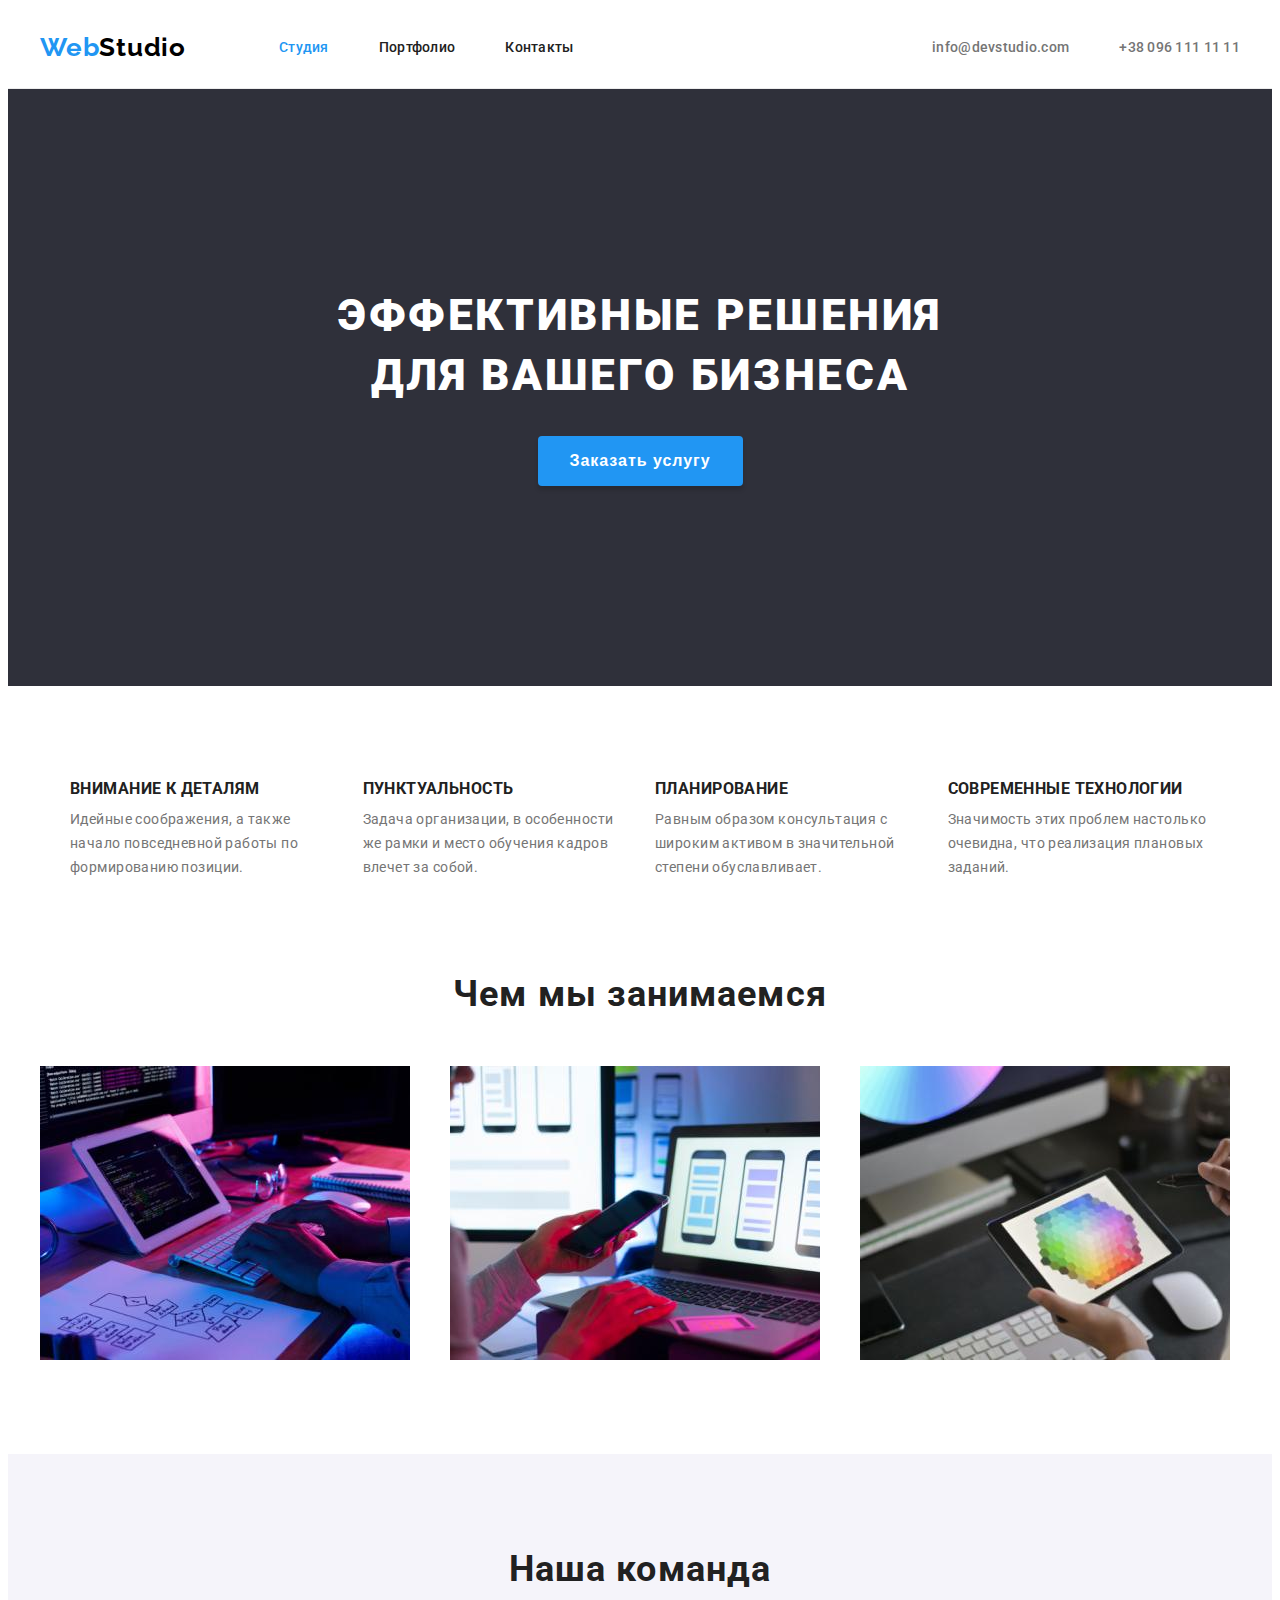
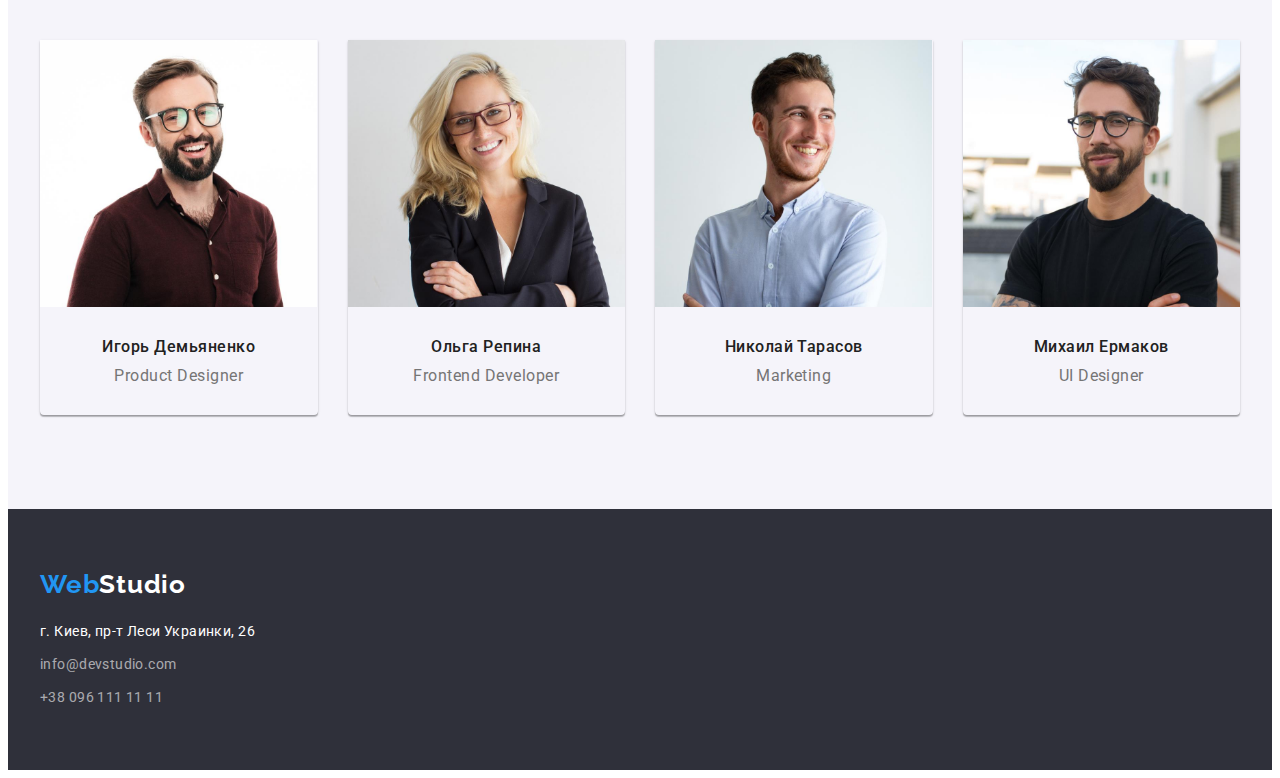
<file: index.html>
<!DOCTYPE html>
<html lang="ru">
    <head>
        <meta charset="UTF-8" />
        <meta http-equiv="X-UA-Compatible" content="IE=edge" />
        <meta name="viewport" content="width=device-width, initial-scale=1.0" />
        <title>WebStudio | Главная</title>

        <link rel="preconnect" href="https://fonts.googleapis.com" />
        <link rel="preconnect" href="https://fonts.gstatic.com" crossorigin />
        <link
            href="https://fonts.googleapis.com/css2?family=Raleway:wght@700&family=Roboto:wght@400;500;700;900&display=swap"
            rel="stylesheet"
        />
        <link
            rel="stylesheet"
            href="https://cdnjs.cloudflare.com/ajax/libs/modern-normalize/1.1.0/modern-normalize.min.css"
            integrity="sha512-wpPYUAdjBVSE4KJnH1VR1HeZfpl1ub8YT/NKx4PuQ5NmX2tKuGu6U/JRp5y+Y8XG2tV+wKQpNHVUX03MfMFn9Q=="
            crossorigin="anonymous"
            referrerpolicy="no-referrer"
        />
        <link rel="stylesheet" href="./css/styles.css" />
    </head>
    <body>
        <header class="header">
            <div class="container header-container">
                <a href="./index.html" lang="en" class="logo logo-header"
                    >Web<span>Studio</span></a
                >
                <nav class="navigation">
                    <ul class="navigation-list">
                        <li class="navigation-item">
                            <a
                                href="./index.html"
                                class="navigation-link current"
                                >Студия</a
                            >
                        </li>
                        <li class="navigation-item">
                            <a href="./portfolio.html" class="navigation-link"
                                >Портфолио</a
                            >
                        </li>
                        <li class="navigation-item">
                            <a href="#" class="navigation-link">Контакты</a>
                        </li>
                    </ul>
                </nav>
                <ul class="contacts">
                    <li class="contacts-item">
                        <a
                            href="mailto:info@devstudio.com"
                            class="contacts-link"
                            >info@devstudio.com</a
                        >
                    </li>
                    <li class="contacts-item">
                        <a href="tel:+380961111111" class="contacts-link"
                            >+38 096 111 11 11</a
                        >
                    </li>
                </ul>
            </div>
        </header>
        <main>
            <section class="order-service">
                <div class="container">
                    <h1 class="order-service-title">
                        Эффективные решения для вашего бизнеса
                    </h1>
                    <button type="button" class="order-service-button">
                        Заказать услугу
                    </button>
                </div>
            </section>
            <section class="features">
                <div class="container">
                    <h2 class="visually-hidden">Особенности</h2>
                    <ul class="features-list">
                        <li class="features-item">
                            <h3 class="features-title">Внимание к деталям</h3>
                            <p class="features-text">
                                Идейные соображения, а также начало повседневной
                                работы по формированию позиции.
                            </p>
                        </li>
                        <li class="features-item">
                            <h3 class="features-title">Пунктуальность</h3>
                            <p class="features-text">
                                Задача организации, в особенности же рамки и
                                место обучения кадров влечет за собой.
                            </p>
                        </li>
                        <li class="features-item">
                            <h3 class="features-title">Планирование</h3>
                            <p class="features-text">
                                Равным образом консультация с широким активом в
                                значительной степени обуславливает.
                            </p>
                        </li>
                        <li class="features-item">
                            <h3 class="features-title">
                                Современные технологии
                            </h3>
                            <p class="features-text">
                                Значимость этих проблем настолько очевидна, что
                                реализация плановых заданий.
                            </p>
                        </li>
                    </ul>
                </div>
            </section>
            <section class="about-us">
                <div class="container">
                    <h2 class="about-us-title">Чем мы занимаемся</h2>
                    <ul class="about-us-list">
                        <li class="about-us-item">
                            <img
                                src="./img/our-specialization-1.jpg"
                                alt="Разработка сайтов"
                            />
                        </li>
                        <li class="about-us-item">
                            <img
                                src="./img/our-specialization-2.jpg"
                                alt="Разработка мобильных приложений"
                            />
                        </li>
                        <li class="about-us-item">
                            <img
                                src="./img/our-specialization-3.jpg"
                                alt="Разработка уникальных дизайнов"
                            />
                        </li>
                    </ul>
                </div>
            </section>
            <section class="our-team">
                <div class="container">
                    <h2 class="our-team-title">Наша команда</h2>
                    <ul class="our-team-list">
                        <li class="our-team-item">
                            <img
                                src="./img/igor-demyanenko.jpg"
                                alt="Игорь Демьяненко - дизайнер"
                            />
                            <div class="our-team-description">
                                <h3 class="our-team-secondary-title">
                                    Игорь Демьяненко
                                </h3>
                                <p lang="en" class="our-team-text">
                                    Product Designer
                                </p>
                            </div>
                        </li>
                        <li class="our-team-item">
                            <img
                                src="./img/olga-repina.jpg"
                                alt="Ольга Репина - Frontend разработчик"
                            />
                            <div class="our-team-description">
                                <h3 class="our-team-secondary-title">
                                    Ольга Репина
                                </h3>
                                <p lang="en" class="our-team-text">
                                    Frontend Developer
                                </p>
                            </div>
                        </li>
                        <li class="our-team-item">
                            <img
                                src="./img/nikolay-tarasov.jpg"
                                alt="Николай Тарасов - Маркетолог"
                            />
                            <div class="our-team-description">
                                <h3 class="our-team-secondary-title">
                                    Николай Тарасов
                                </h3>
                                <p lang="en" class="our-team-text">Marketing</p>
                            </div>
                        </li>
                        <li class="our-team-item">
                            <img
                                src="./img/mikhail-yermakov.jpg"
                                alt="Михаил Ермаков - Дизайнер интерфейсов"
                            />
                            <div class="our-team-description">
                                <h3 class="our-team-secondary-title">
                                    Михаил Ермаков
                                </h3>
                                <p lang="en" class="our-team-text">
                                    UI Designer
                                </p>
                            </div>
                        </li>
                    </ul>
                </div>
            </section>
        </main>
        <footer class="footer">
            <div class="container">
                <div class="footer-logo-wrap">
                    <a href="./index.html" lang="en" class="logo logo-footer"
                        >Web<span>Studio</span></a
                    >
                </div>
                <address class="footer-address">
                    <p class="footer-address-text">
                        г. Киев, пр-т Леси Украинки, 26
                    </p>
                    <ul class="footer-address-list">
                        <li class="footer-address-item">
                            <a
                                href="mailto:info@devstudio.com"
                                class="footer-address-link"
                                >info@devstudio.com</a
                            >
                        </li>
                        <li>
                            <a
                                href="tel:+380961111111"
                                class="footer-address-link"
                                >+38 096 111 11 11</a
                            >
                        </li>
                    </ul>
                </address>
            </div>
        </footer>
    </body>
</html>
</file>
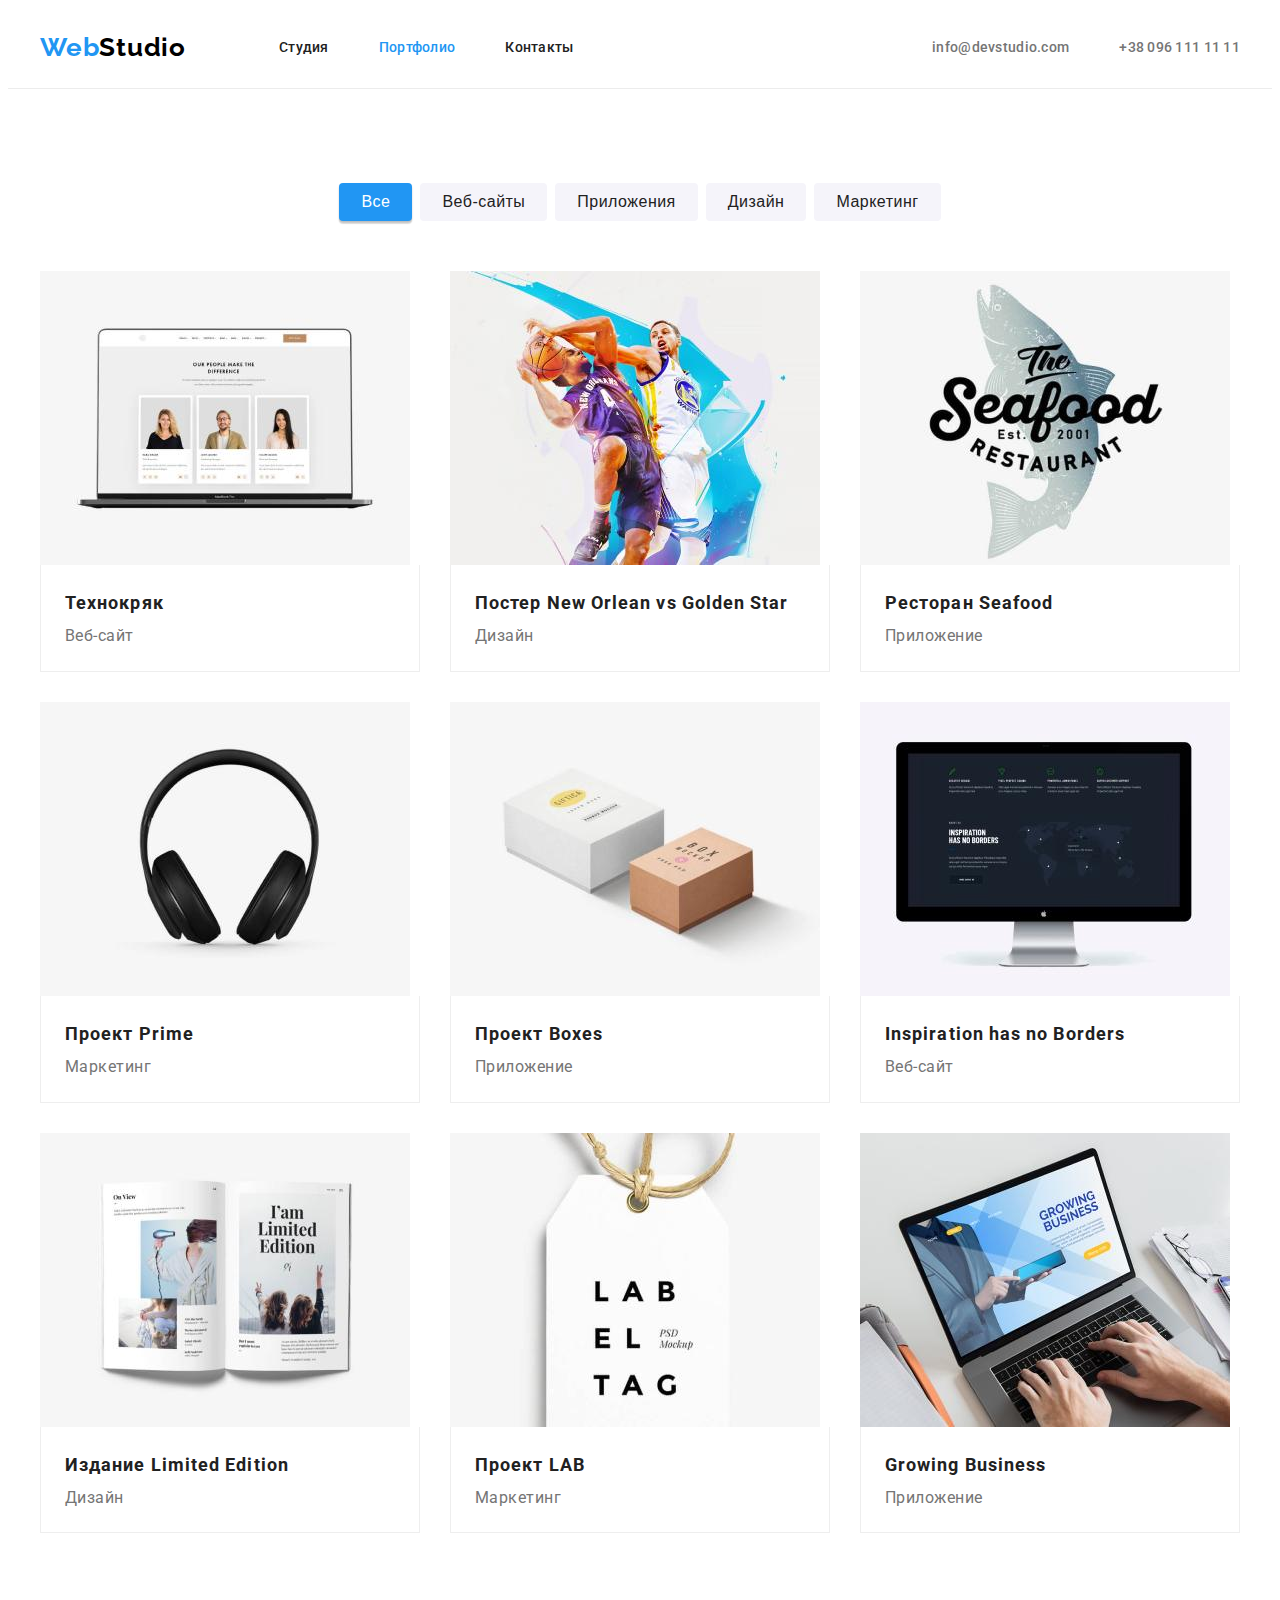
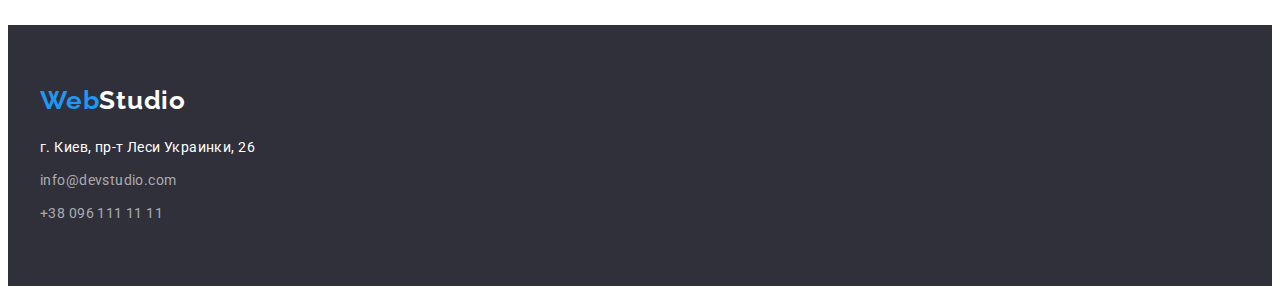
<file: portfolio.html>
<!DOCTYPE html>
<html lang="ru">
    <head>
        <meta charset="UTF-8" />
        <meta http-equiv="X-UA-Compatible" content="IE=edge" />
        <meta name="viewport" content="width=device-width, initial-scale=1.0" />
        <title>WebStudio | Портфолио</title>
        <link rel="preconnect" href="https://fonts.googleapis.com" />
        <link rel="preconnect" href="https://fonts.gstatic.com" crossorigin />
        <link
            href="https://fonts.googleapis.com/css2?family=Raleway:wght@700&family=Roboto:wght@400;500;700;900&display=swap"
            rel="stylesheet"
        />
        <link
            rel="stylesheet"
            href="https://cdnjs.cloudflare.com/ajax/libs/modern-normalize/1.1.0/modern-normalize.min.css"
            integrity="sha512-wpPYUAdjBVSE4KJnH1VR1HeZfpl1ub8YT/NKx4PuQ5NmX2tKuGu6U/JRp5y+Y8XG2tV+wKQpNHVUX03MfMFn9Q=="
            crossorigin="anonymous"
            referrerpolicy="no-referrer"
        />
        <link rel="stylesheet" href="./css/styles.css" />
    </head>
    <body>
        <header class="header">
            <div class="container header-container">
                <a href="./index.html" lang="en" class="logo logo-header"
                    >Web<span>Studio</span></a
                >
                <nav class="navigation">
                    <ul class="navigation-list">
                        <li class="navigation-item">
                            <a href="./index.html" class="navigation-link"
                                >Студия</a
                            >
                        </li>
                        <li class="navigation-item">
                            <a
                                href="./portfolio.html"
                                class="navigation-link current"
                                >Портфолио</a
                            >
                        </li>
                        <li class="navigation-item">
                            <a href="#" class="navigation-link">Контакты</a>
                        </li>
                    </ul>
                </nav>
                <ul class="contacts">
                    <li class="contacts-item">
                        <a
                            href="mailto:info@devstudio.com"
                            class="contacts-link"
                            >info@devstudio.com</a
                        >
                    </li>
                    <li class="contacts-item">
                        <a href="tel:+380961111111" class="contacts-link"
                            >+38 096 111 11 11</a
                        >
                    </li>
                </ul>
            </div>
        </header>
        <main>
            <h1 class="visually-hidden">Портфолио</h1>
            <section class="our-works">
                <div class="container">
                    <ul class="our-works-button-list">
                        <li class="our-works-button-item">
                            <button
                                type="button"
                                class="our-works-button active-button"
                            >
                                Все
                            </button>
                        </li>
                        <li class="our-works-button-item">
                            <button type="button" class="our-works-button">
                                Веб-сайты
                            </button>
                        </li>
                        <li class="our-works-button-item">
                            <button type="button" class="our-works-button">
                                Приложения
                            </button>
                        </li>
                        <li class="our-works-button-item">
                            <button type="button" class="our-works-button">
                                Дизайн
                            </button>
                        </li>
                        <li class="our-works-button-item">
                            <button type="button" class="our-works-button">
                                Маркетинг
                            </button>
                        </li>
                    </ul>
                    <ul class="our-work-list">
                        <li class="our-work-item">
                            <a href="#">
                                <img
                                    src="./img/portfolio-img/techno-crack.jpg"
                                    alt="ноутбук с превью сайта"
                                    width="370"
                                    height="294"
                                />
                                <div class="our-works-description">
                                    <h2 class="our-works-title">Технокряк</h2>
                                    <p class="our-works-text">Веб-сайт</p>
                                </div>
                            </a>
                        </li>
                        <li class="our-work-item">
                            <a href="#">
                                <img
                                    src="./img/portfolio-img/poster.jpg"
                                    alt="банер с баскетболистами"
                                    width="370"
                                    height="294"
                                />
                                <div class="our-works-description">
                                    <h2 class="our-works-title">
                                        Постер
                                        <span lang="en"
                                            >New Orlean vs Golden Star</span
                                        >
                                    </h2>
                                    <p class="our-works-text">Дизайн</p>
                                </div>
                            </a>
                        </li>
                        <li class="our-work-item">
                            <a href="#">
                                <img
                                    src="./img/portfolio-img/seafood.jpg"
                                    alt="логотип ресторана"
                                    width="370"
                                    height="294"
                                />
                                <div class="our-works-description">
                                    <h2 class="our-works-title">
                                        Ресторан <span lang="en">Seafood</span>
                                    </h2>
                                    <p class="our-works-text">Приложение</p>
                                </div>
                            </a>
                        </li>
                        <li class="our-work-item">
                            <a href="#">
                                <img
                                    src="./img/portfolio-img/project-prime.jpg"
                                    alt="наушники"
                                    width="370"
                                    height="294"
                                />
                                <div class="our-works-description">
                                    <h2 class="our-works-title">
                                        Проект <span lang="en">Prime</span>
                                    </h2>
                                    <p class="our-works-text">Маркетинг</p>
                                </div>
                            </a>
                        </li>
                        <li class="our-work-item">
                            <a href="#">
                                <img
                                    src="./img/portfolio-img/project-boxes.jpg"
                                    alt="две коробки"
                                    width="370"
                                    height="294"
                                />
                                <div class="our-works-description">
                                    <h2 class="our-works-title">
                                        Проект <span lang="en">Boxes</span>
                                    </h2>
                                    <p class="our-works-text">Приложение</p>
                                </div>
                            </a>
                        </li>
                        <li class="our-work-item">
                            <a href="#">
                                <img
                                    src="./img/portfolio-img/inspiration-borders.jpg"
                                    alt="монитор"
                                    width="370"
                                    height="294"
                                />
                                <div class="our-works-description">
                                    <h2 class="our-works-title" lang="en">
                                        Inspiration has no Borders
                                    </h2>
                                    <p class="our-works-text">Веб-сайт</p>
                                </div>
                            </a>
                        </li>
                        <li class="our-work-item">
                            <a href="#">
                                <img
                                    src="./img/portfolio-img/limited-edition.jpg"
                                    alt="развёрнутая книга"
                                    width="370"
                                    height="294"
                                />
                                <div class="our-works-description">
                                    <h2 class="our-works-title">
                                        Издание
                                        <span lang="en">Limited Edition</span>
                                    </h2>
                                    <p class="our-works-text">Дизайн</p>
                                </div>
                            </a>
                        </li>
                        <li class="our-work-item">
                            <a href="#">
                                <img
                                    src="./img/portfolio-img/project-lab.jpg"
                                    alt="бирка с названием компании"
                                    width="370"
                                    height="294"
                                />
                                <div class="our-works-description">
                                    <h2 class="our-works-title">
                                        Проект <span lang="en">LAB</span>
                                    </h2>
                                    <p class="our-works-text">Маркетинг</p>
                                </div>
                            </a>
                        </li>
                        <li class="our-work-item">
                            <a href="#">
                                <img
                                    src="./img/portfolio-img/growing-business.jpg"
                                    alt="человек печатает на ноутбуке"
                                    width="370"
                                    height="294"
                                />
                                <div class="our-works-description">
                                    <h2 class="our-works-title" lang="en">
                                        Growing Business
                                    </h2>
                                    <p class="our-works-text">Приложение</p>
                                </div>
                            </a>
                        </li>
                    </ul>
                </div>
            </section>
        </main>
        <footer class="footer">
            <div class="container">
                <div class="footer-logo-wrap">
                    <a href="./index.html" lang="en" class="logo logo-footer"
                        >Web<span>Studio</span></a
                    >
                </div>
                <address class="footer-address">
                    <p class="footer-address-text">
                        г. Киев, пр-т Леси Украинки, 26
                    </p>
                    <ul class="footer-address-list">
                        <li class="footer-address-item">
                            <a
                                href="mailto:info@devstudio.com"
                                class="footer-address-link"
                                >info@devstudio.com</a
                            >
                        </li>
                        <li>
                            <a
                                href="tel:+380961111111"
                                class="footer-address-link"
                                >+38 096 111 11 11</a
                            >
                        </li>
                    </ul>
                </address>
            </div>
        </footer>
    </body>
</html>
</file>
<file: css/styles.css>
:root {
    --first-background-color: #ffffff;
    --secondary-background-color: #2f303a;
    --third-background-color: #f5f4fa;
    --header-logo: #000000;
    --primery-text-color: #757575;
    --primery-title-color: #212121;
    --links-hover-color: #2196f3;
    --button-hover-color: #188ce8;
    --footer-links-color: rgba(255, 255, 255, 0.6);
    --header-border-bottom: #ececec;
    --our-work-item-border: #eeeeee;
}

body {
    font-family: 'Roboto', sans-serif;
    color: var(--primery-title-color);
    background-color: var(--first-background-color);
}

ul {
    list-style: none;
}

a {
    text-decoration: none;
    color: inherit;
}

p,
h1,
h2,
h3,
h4,
h5,
h6 {
    margin: 0;
}

ul {
    margin: 0;
    padding: 0;
}

button {
    cursor: pointer;
}

a {
    text-decoration: none;
}

ul {
    list-style: none;
}

img {
    display: block;
    max-width: 100%;
    height: auto;
}

.container {
    width: 1200px;
    padding-right: 15px;
    padding-left: 15px;
    margin: 0 auto;
}

.visually-hidden {
    position: absolute;
    white-space: nowrap;
    width: 1px;
    height: 1px;
    overflow: hidden;
    border: 0;
    padding: 0;
    clip: rect(0 0 0 0);
    clip-path: inset(50%);
    margin: -1px;
}

.logo {
    font-family: Raleway;
    font-weight: 700;
    font-size: 26px;
    line-height: 1.19;
    letter-spacing: 0.03em;
    color: var(--links-hover-color);
}

/* links
   ========================================================================== */

.current,
.footer-address-link:hover,
.footer-address-link:focus,
.contacts-link:hover,
.contacts-link:focus,
.navigation-link:hover,
.navigation-link:focus {
    color: var(--links-hover-color);
}

/* header
   ========================================================================== */

.header {
    border-bottom: 1px solid var(--header-border-bottom);
}

.header-container {
    display: flex;
    align-items: center;
}

.navigation-list {
    display: flex;
}

.logo-header {
    margin-right: 93px;
    padding-top: 24px;
    padding-bottom: 25px;
}

.logo span {
    color: var(--header-logo);
}

.navigation {
    font-weight: 500;
    font-size: 14px;
    line-height: 1.14;
    letter-spacing: 0.02em;
}

.navigation-link {
    display: block;
    padding-top: 32px;
    padding-bottom: 32px;
}

.navigation-item:not(:last-child) {
    margin-right: 50px;
}

.contacts {
    display: flex;
    margin-left: auto;
    font-weight: 500;
    font-size: 14px;
    line-height: 1.14;
    letter-spacing: 0.02em;
    color: var(--primery-text-color);
}

.contacts-link {
    padding-top: 32px;
    padding-bottom: 32px;
}

.contacts-item:not(:last-child) {
    margin-right: 50px;
}

/* order service
   ========================================================================== */

.order-service {
    padding-top: 197px;
    padding-bottom: 200px;
    background-color: var(--secondary-background-color);
}

.order-service-title {
    width: 696px;
    margin: 0 auto 30px;
    text-align: center;
    font-weight: 900;
    font-size: 44px;
    line-height: 1.36;
    letter-spacing: 0.06em;
    text-transform: uppercase;
    color: var(--first-background-color);
}

.order-service-button {
    display: block;
    min-width: 200px;
    min-height: 50px;
    padding: 10px 32px;
    margin: 0 auto;
    border: 0;
    border-radius: 4px;
    font-weight: 700;
    font-size: 16px;
    line-height: 1.88;
    letter-spacing: 0.06em;
    color: var(--first-background-color);
    background-color: var(--links-hover-color);
    box-shadow: 0px 4px 4px rgba(0, 0, 0, 0.15);
}
.order-service-button:hover,
.order-service-button:focus {
    background-color: var(--button-hover-color);
}
/* features
   ========================================================================== */

.features {
    font-size: 14px;
    letter-spacing: 0.03em;
    padding-top: 94px;
    padding-bottom: 94px;
}

.features-list {
    display: flex;
    flex-wrap: wrap;
    margin-left: 30px;
}

.features-item {
    flex-basis: calc(100% / 4 - 30px);
    margin-right: 30px;
    width: 270px;
}

.features-title {
    margin-bottom: 10px;
}

.features-item .features-title {
    font-weight: 700;
    line-height: 1.14;
    text-transform: uppercase;
}

.features-text {
    line-height: 1.71;
    color: var(--primery-text-color);
}

/* about us
   ========================================================================== */

.about-us {
    padding-bottom: 94px;
}

.about-us-list {
    display: flex;
    flex-wrap: wrap;
    margin-right: -30px;
}

.about-us-item {
    flex-basis: calc(100% / 3 - 30px);
    margin-right: 30px;
}

.about-us-title {
    margin-bottom: 50px;
    text-align: center;
    font-weight: 700;
    font-size: 36px;
    line-height: 1.16;
    letter-spacing: 0.03em;
}

/* our team
   ========================================================================== */

.our-team {
    padding-top: 94px;
    padding-bottom: 94px;
    background-color: var(--third-background-color);
}

.our-team-title {
    margin-bottom: 50px;
    text-align: center;
    font-weight: 700;
    font-size: 36px;
    line-height: 1.17;
    letter-spacing: 0.03em;
}

.our-team-list {
    display: flex;
    flex-wrap: wrap;
    margin-right: -30px;
}

.our-team-item {
    flex-basis: calc(100% / 4 - 30px);
    margin-right: 30px;
    border-radius: 0px 0px 4px 4px;
    box-shadow: 0px 1px 3px rgba(0, 0, 0, 0.12), 0px 1px 1px rgba(0, 0, 0, 0.14),
        0px 2px 1px rgba(0, 0, 0, 0.2);
}

.our-team-description {
    padding-top: 30px;
    padding-bottom: 30px;
    text-align: center;
}

.our-team-secondary-title {
    margin-bottom: 10px;
    font-weight: 500;
    font-size: 16px;
    line-height: 1.19;
    letter-spacing: 0.03em;
}

.our-team-text {
    font-size: 16px;
    line-height: 1.19;
    letter-spacing: 0.03em;
    color: var(--primery-text-color);
}

/* footer
   ========================================================================== */
.footer {
    padding-top: 60px;
    padding-bottom: 60px;
    background-color: var(--secondary-background-color);
}

.footer-address {
    font-style: normal;
    font-size: 14px;
    line-height: 1.71;
    letter-spacing: 0.03em;
}

.footer-address-item:not(:last-child) {
    margin-bottom: 9px;
}

.footer-address-text {
    margin-bottom: 9px;
    color: var(--first-background-color);
}

.footer-address-link {
    color: rgba(255, 255, 255, 0.6);
}

.footer-logo-wrap {
    margin-bottom: 20px;
}

.logo-footer {
    margin-bottom: 20px;
}

.logo-footer span {
    color: var(--first-background-color);
}

/* our works
   ========================================================================== */

.our-works {
    padding-top: 94px;
    padding-bottom: 92px;
}

.our-works-button-list {
    display: flex;
    margin-bottom: 50px;
    justify-content: center;
}

.our-works-button-item:not(:last-child) {
    margin-right: 8px;
}

.our-works-button {
    padding: 6px 22px;
    border-radius: 4px;
    border: 0;
    font-weight: 500;
    font-size: 16px;
    line-height: 1.63;
    letter-spacing: 0.03em;
    color: inherit;
    background-color: var(--third-background-color);
}

.active-button,
.our-works-button:hover,
.our-works-button:focus {
    border: 0;
    color: var(--first-background-color);
    background-color: var(--links-hover-color);
    box-shadow: 0px 3px 1px rgba(0, 0, 0, 0.1), 0px 1px 2px rgba(0, 0, 0, 0.08),
        0px 2px 2px rgba(0, 0, 0, 0.12);
}

.our-work-list {
    display: flex;
    flex-wrap: wrap;
    margin-right: -30px;
    margin-bottom: -30px;
}

.our-work-item {
    flex-basis: calc(100% / 3 - 30px);
    margin-right: 30px;
    margin-bottom: 30px;
}

.our-work-item:hover,
.our-work-item:focus {
    box-shadow: 0px 1px 1px rgba(0, 0, 0, 0.12), 0px 4px 4px rgba(0, 0, 0, 0.06),
        1px 4px 6px rgba(0, 0, 0, 0.16);
}

.our-works-description {
    padding: 20px 24px;
    border-right: 1px solid var(--our-work-item-border);
    border-bottom: 1px solid var(--our-work-item-border);
    border-left: 1px solid var(--our-work-item-border);
    background-color: var(--first-background-color);
}

.our-works-title {
    font-weight: 700;
    font-size: 18px;
    line-height: 2;
    letter-spacing: 0.06em;
}
.our-works-text {
    font-size: 16px;
    line-height: 1.86;
    letter-spacing: 0.03em;
    color: var(--primery-text-color);
}
</file>
